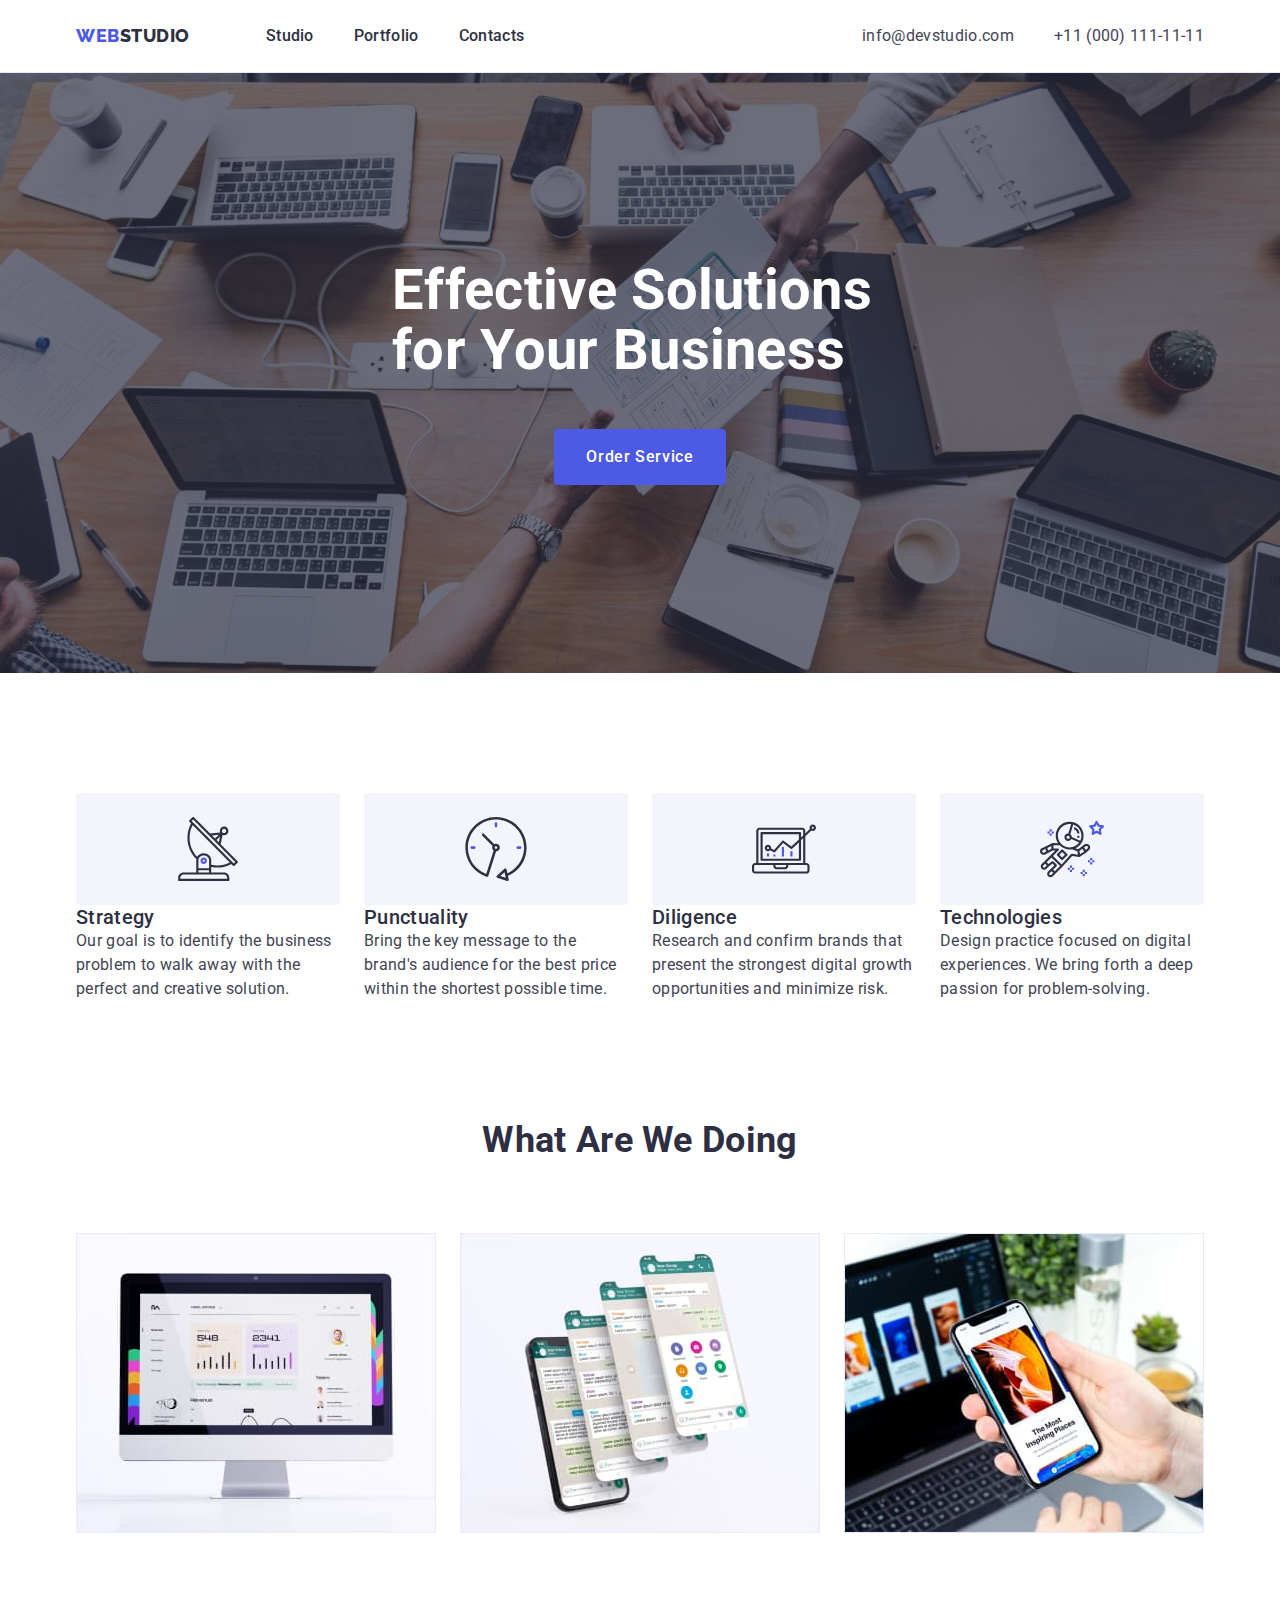
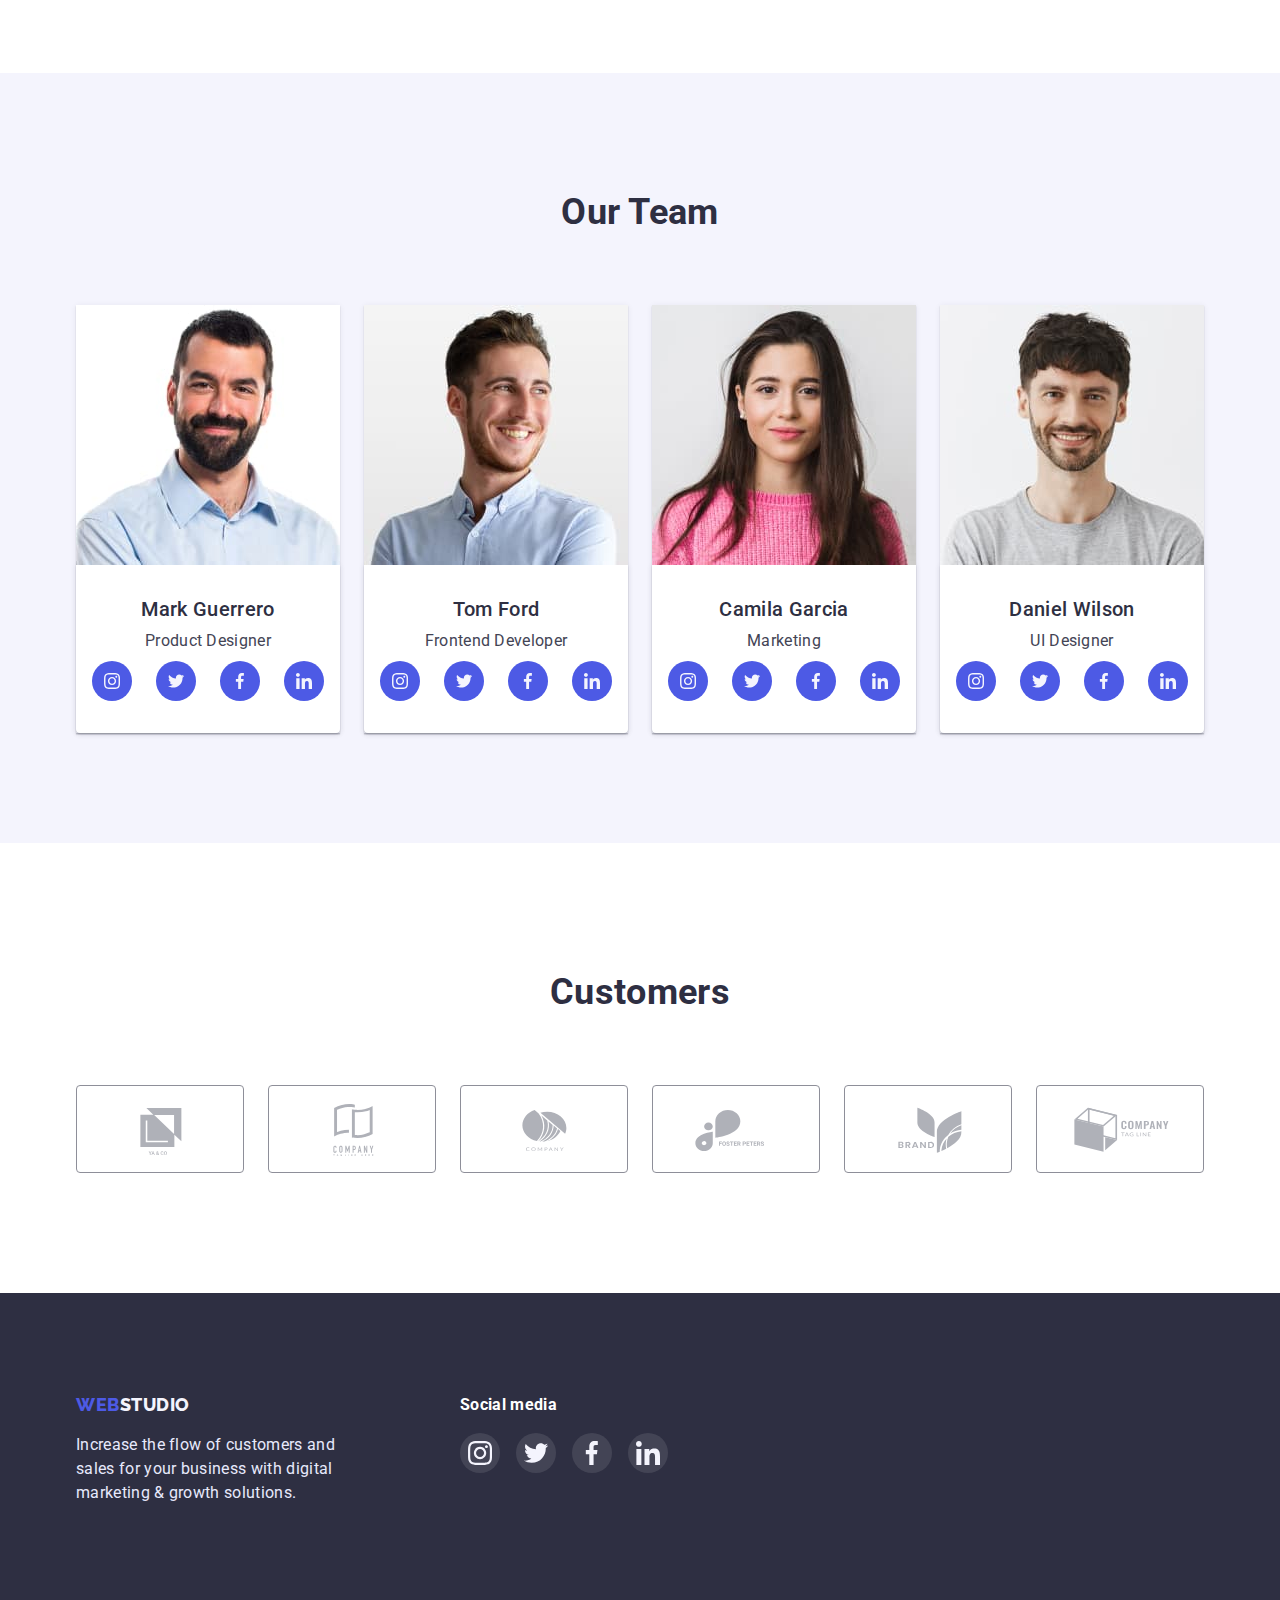
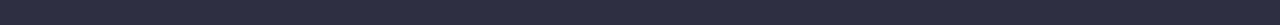
<file: index.html>
<!DOCTYPE html>
<html lang="en">
	<head>
		<meta charset="UTF-8" />
		<meta http-equiv="X-UA-Compatible" content="IE=edge" />
		<meta name="viewport" content="width=device-width, initial-scale=1.0" />
		<link rel="stylesheet" href="https://cdn.jsdelivr.net/npm/modern-normalize@1.1.0/modern-normalize.min.css" />
		<link rel="stylesheet" href="./css/style.css" />
		<link
			href="https://fonts.googleapis.com/css2?family=Open+Sans:wght@400;600;700&family=Raleway:wght@700;800&family=Roboto:wght@400;500;700;900&family=Sassy+Frass&display=swap"
			rel="stylesheet"
		/>
		<title>WebStudio</title>
	</head>
	<body>
		<!-- HEADER -->
		<header class="header line">
			<div class="container navigation">
				<nav class="main-nav">
					<div class="change-color">
						<a href="./index.html" class="color-logo-web">WEB<span class="color-logo-studio">STUDIO</span></a></div
					>
					<ul class="site-nav list">
						<li class="item"><a href="./index.html" class="link">Studio</a></li>
						<li class="item"><a href="./portfolio.html" class="link">Portfolio</a></li>
						<li class="item"><a href="" class="link">Contacts</a></li>
					</ul>
				</nav>
				<address>
					<ul class="auth-nav list">
						<li class="item">
							<a href="mailto:info@devstudio.com" class="link">info@devstudio.com</a>
						</li>
						<li class="item">
							<a href="tel:+110001111111" class="link">+11 (000) 111-11-11</a>
						</li>
					</ul>
				</address>
			</div>
		</header>

		<main>
			<!-- HERO + Button-->
			<section class="section hero-section overlay">
				<div class="hero container">
					<h1 class="hero-title">Effective Solutions for Your Business</h1>
					<div class="order-service"><button type="button" class="btn-order">Order Service</button></div></div
				>
			</section>

			<!-- SECTION 1 ADVANTEGES -->

			<section class="section setion-advanteges">
				<h2 class="visually-hidden title">Section 1</h2>
				<div class="container advanteges">
					<ul class="list advanteges">
						<li class="item list-item icon-sutdish">
							<div class="icon-advanteges">
								<svg width="64" height="64">
									<use href="./images/symbol-defs.svg#icon-sut-dish"></use>
								</svg>
							</div>
							<h3 class="subtitle">Strategy</h3>
							<p class="text">
								Our goal is to identify the business problem to walk away with the perfect and creative solution.
							</p>
						</li>
						<li class="item list-item icon-clock">
							<div class="icon-advanteges">
								<svg width="64" height="64">
									<use href="./images/symbol-defs.svg#icon-clock"></use>
								</svg>
							</div>
							<h3 class="subtitle">Punctuality</h3>
							<p class="text">
								Bring the key message to the brand's audience for the best price within the shortest possible time.
							</p>
						</li>
						<li class="item list-item icon-laptop">
							<div class="icon-advanteges">
								<svg width="64" height="64">
									<use href="./images/symbol-defs.svg#icon-laptop"></use>
								</svg>
							</div>
							<h3 class="subtitle">Diligence</h3>
							<p class="text">
								Research and confirm brands that present the strongest digital growth opportunities and minimize risk.
							</p>
						</li>
						<li class="item list-item icon-astronaut">
							<div class="icon-advanteges">
								<svg width="64" height="64">
									<use href="./images/symbol-defs.svg#icon-astronaut"></use>
								</svg>
							</div>
							<h3 class="subtitle">Technologies</h3>
							<p class="text">
								Design practice focused on digital experiences. We bring forth a deep passion for problem-solving.
							</p>
						</li>
					</ul></div
				>
			</section>

			<!-- SECTION 2 What are we doing -->

			<section class="section section-what-we-do">
				<div class="container what-are-we-doing">
					<h2 class="section-do title">What are we doing</h2>

					<ul class="list images-wawd">
						<li class="item">
							<img src="./images/index/screen.jpg" alt="Deep analysis of company" width="360" />
						</li>
						<li class="item">
							<img src="./images/index/phone.jpg" alt="Preparation of decisions " width="360" />
						</li>
						<li class="item">
							<img src="./images/index/NB.jpg" alt="24/7 costomer support" width="360" />
						</li>
					</ul>
				</div>
			</section>

			<!-- SECTION 3 OUR TEAM -->

			<section class="section section-our-team">
				<div class="container employees">
					<h2 class="our-team-title title">Our Team</h2>
					<ul class="list our-team">
						<li class="item employees-card">
							<img src="./images/index/Mark.jpg" alt="Mark Guerrero" width="264" />
							<div class="name-after-photo">
								<h3 class="subtitle name-employees">Mark Guerrero</h3>
								<p class="text job-title">Product Designer</p>
								<ul class="social-list-employees">
									<li class="social-list-employees-item list"
										><a href="" class="social-link-imployees link">
											<svg class="icon-social" width="16" height="16">
												<use href="./images/symbol-defs.svg#icon-instagram"></use>
											</svg> </a
									></li>
									<li class="social-list-employees-item list"
										><a href="" class="social-link-imployees link"
											><svg class="icon-social" width="16" height="16">
												<use href="./images/symbol-defs.svg#icon-twitter"></use></svg></a
									></li>
									<li class="social-list-employees-item list"
										><a href="" class="social-link-imployees link"
											><svg class="icon-social" width="16" height="16">
												<use href="./images/symbol-defs.svg#icon-facebook"></use></svg></a
									></li>
									<li class="social-list-employees-item list"
										><a href="" class="social-link-imployees link"
											><svg class="icon-social" width="16" height="16">
												<use href="./images/symbol-defs.svg#icon-linkedin"></use></svg></a
									></li>
								</ul>
							</div>
						</li>
						<li class="item employees-card">
							<img src="./images/index/Tom.jpg" alt="Tom Ford" width="264" />
							<div class="name-after-photo">
								<h3 class="subtitle name-employees">Tom Ford</h3>
								<p class="text job-title">Frontend Developer</p
								><ul class="social-list-employees">
									<li class="social-list-employees-item list"
										><a href="" class="social-link-imployees link">
											<svg class="icon-social" width="16" height="16">
												<use href="./images/symbol-defs.svg#icon-instagram"></use>
											</svg> </a
									></li>
									<li class="social-list-employees-item list"
										><a href="" class="social-link-imployees link"
											><svg class="icon-social" width="16" height="16">
												<use href="./images/symbol-defs.svg#icon-twitter"></use></svg></a
									></li>
									<li class="social-list-employees-item list"
										><a href="" class="social-link-imployees link"
											><svg class="icon-social" width="16" height="16">
												<use href="./images/symbol-defs.svg#icon-facebook"></use></svg></a
									></li>
									<li class="social-list-employees-item list"
										><a href="" class="social-link-imployees link"
											><svg class="icon-social" width="16" height="16">
												<use href="./images/symbol-defs.svg#icon-linkedin"></use></svg></a
									></li> </ul
							></div>
						</li>
						<li class="item employees-card">
							<img src="./images/index/Camila.jpg" alt="Camila Garcia" width="264" />
							<div class="name-after-photo">
								<h3 class="subtitle name-employees">Camila Garcia</h3>
								<p class="text job-title">Marketing</p
								><ul class="social-list-employees">
									<li class="social-list-employees-item list"
										><a href="" class="social-link-imployees link">
											<svg class="icon-social" width="16" height="16">
												<use href="./images/symbol-defs.svg#icon-instagram"></use>
											</svg> </a
									></li>
									<li class="social-list-employees-item list"
										><a href="" class="social-link-imployees link"
											><svg class="icon-social" width="16" height="16">
												<use href="./images/symbol-defs.svg#icon-twitter"></use></svg></a
									></li>
									<li class="social-list-employees-item list"
										><a href="" class="social-link-imployees link"
											><svg class="icon-social" width="16" height="16">
												<use href="./images/symbol-defs.svg#icon-facebook"></use></svg></a
									></li>
									<li class="social-list-employees-item list"
										><a href="" class="social-link-imployees link"
											><svg class="icon-social" width="16" height="16">
												<use href="./images/symbol-defs.svg#icon-linkedin"></use></svg></a
									></li> </ul
							></div>
						</li>
						<li class="item employees-card">
							<img src="./images/index/Deniel.jpg" alt="Daniel Wilson" width="264" />
							<div class="name-after-photo">
								<h3 class="subtitle name-employees">Daniel Wilson</h3>
								<p class="text job-title">UI Designer</p
								><ul class="social-list-employees">
									<li class="social-list-employees-item list"
										><a href="" class="social-link-imployees link">
											<svg class="icon-social" width="16" height="16">
												<use href="./images/symbol-defs.svg#icon-instagram"></use>
											</svg> </a
									></li>
									<li class="social-list-employees-item list"
										><a href="" class="social-link-imployees link"
											><svg class="icon-social" width="16" height="16">
												<use href="./images/symbol-defs.svg#icon-twitter"></use></svg></a
									></li>
									<li class="social-list-employees-item list"
										><a href="" class="social-link-imployees link"
											><svg class="icon-social" width="16" height="16">
												<use href="./images/symbol-defs.svg#icon-facebook"></use></svg></a
									></li>
									<li class="social-list-employees-item list"
										><a href="" class="social-link-imployees link"
											><svg class="icon-social" width="16" height="16">
												<use href="./images/symbol-defs.svg#icon-linkedin"></use></svg></a
									></li>
								</ul>
							</div>
						</li> </ul
				></div>
			</section>

			<!-- SECTION 4 CUSTOMERS -->

			<section class="section section-customers">
				<div class="container customers">
					<h2 class="title-customers title">Customers</h2>
					<ul class="customers-list">
						<li class="list customers-item">
							<a href="" class="customers-link link">
								<svg class="icon-customers" width="104" height="56">
									<use href="./images/symbol-defs.svg#icon-company-1"></use>
								</svg>
							</a>
						</li>
						<li class="list customers-item">
							<a href="" class="customers-link link">
								<svg class="icon-customers" width="104" height="56">
									<use href="./images/symbol-defs.svg#icon-company-2"></use>
								</svg>
							</a>
						</li>
						<li class="list customers-item">
							<a href="" class="customers-link link">
								<svg class="icon-customers" width="104" height="56">
									<use href="./images/symbol-defs.svg#icon-company-3"></use>
								</svg>
							</a>
						</li>
						<li class="list customers-item">
							<a href="" class="customers-link link">
								<svg class="icon-customers" width="104" height="56">
									<use href="./images/symbol-defs.svg#icon-company-4"></use>
								</svg>
							</a>
						</li>
						<li class="list customers-item">
							<a href="" class="customers-link link">
								<svg class="icon-customers" width="104" height="56">
									<use href="./images/symbol-defs.svg#icon-company-5"></use>
								</svg>
							</a>
						</li>
						<li class="list customers-item">
							<a href="" class="customers-link link">
								<svg class="icon-customers" width="104" height="56">
									<use href="./images/symbol-defs.svg#icon-company-6"></use>
								</svg>
							</a>
						</li>
					</ul>
				</div>
			</section>
		</main>
		<!-- FOOTER -->

		<footer class="section-footer">
			<div class="container container-footer">
				<div>
					<a href="./index.html" class="color-logo-web">WEB<span class="color-logo-studio-footer">STUDIO</span></a>
					<p class="text-footer">
						Increase the flow of customers and sales for your business with digital marketing & growth solutions.
					</p>
				</div>
				<div class="social-media-title">
					<h3 class="h3-footer">Social media</h3>
					<ul class="social-list-footer">
						<li class="footer-list-item list">
							<a href="" class="link-footer item">
								<svg class="icon-footer" width="24" height="24">
									<use href="./images/symbol-defs.svg#icon-instagram"></use>
								</svg>
							</a>
						</li>
						<li class="footer-list-item list">
							<a href="" class="link-footer item">
								<svg class="icon-footer" width="24" height="24">
									<use href="./images/symbol-defs.svg#icon-twitter"></use>
								</svg>
							</a>
						</li>
						<li class="footer-list-item list">
							<a href="" class="link-footer item">
								<svg class="icon-footer" width="24" height="24">
									<use href="./images/symbol-defs.svg#icon-facebook"></use>
								</svg>
							</a>
						</li>
						<li class="footer-list-item list">
							<a href="" class="link-footer item">
								<svg class="icon-footer" width="24" height="24">
									<use href="./images/symbol-defs.svg#icon-linkedin"></use>
								</svg>
							</a>
						</li>
					</ul> </div
			></div>
		</footer>
	</body>
</html>
</file>
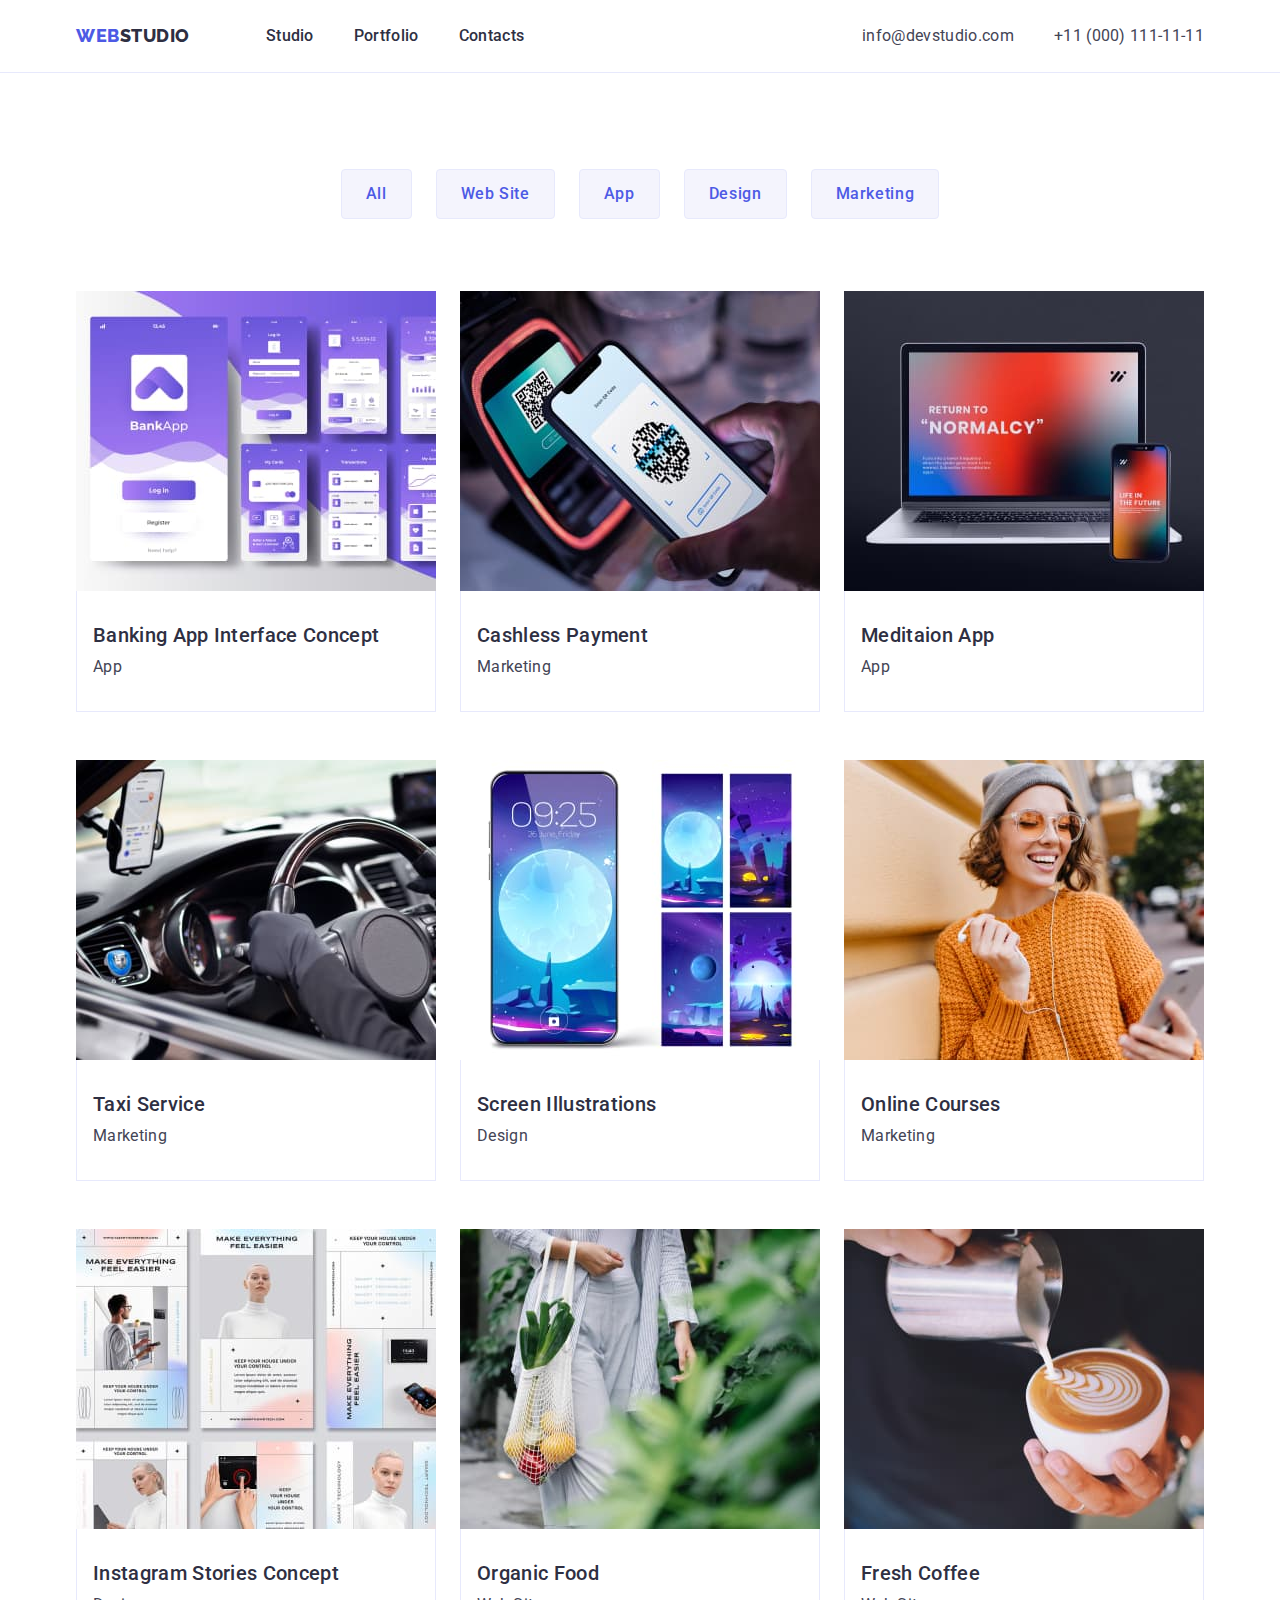
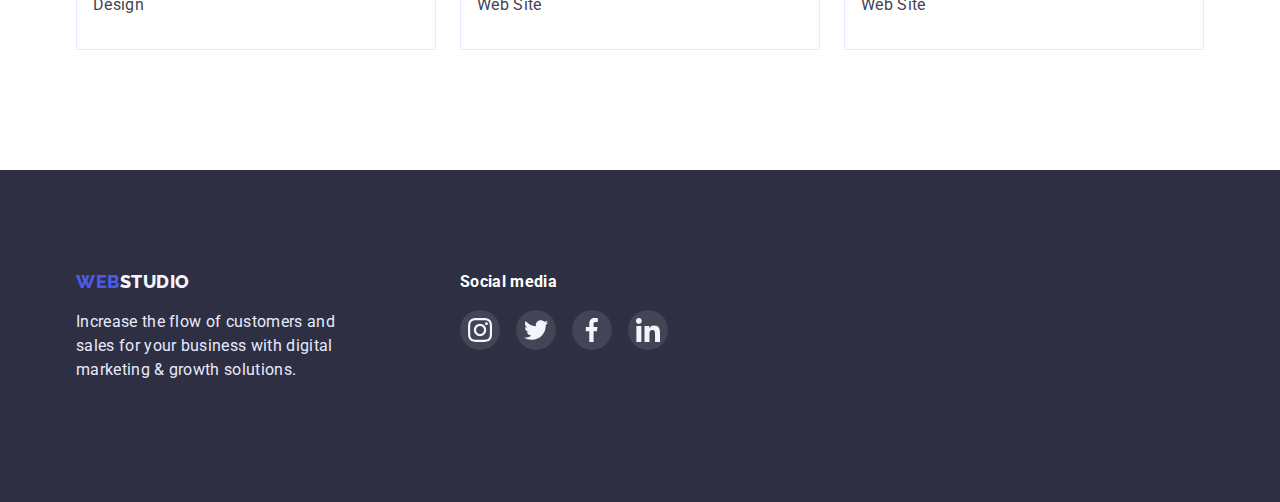
<file: portfolio.html>
<!DOCTYPE html>
<html lang="en">
	<head>
		<meta charset="UTF-8" />
		<meta http-equiv="X-UA-Compatible" content="IE=edge" />
		<meta name="viewport" content="width=device-width, initial-scale=1.0" />
		<link rel="stylesheet" href="https://cdn.jsdelivr.net/npm/modern-normalize@1.1.0/modern-normalize.min.css" />
		<link rel="stylesheet" href="./css/style.css" />
		<link
			href="https://fonts.googleapis.com/css2?family=Open+Sans:wght@400;600;700&family=Raleway:wght@700;800&family=Roboto:wght@400;500;700;900&family=Sassy+Frass&display=swap"
			rel="stylesheet"
		/>
		<title>WebStudio</title>
	</head>
	<body>
		<!-- HEADER -->
		<header class="header line">
			<div class="container navigation">
				<nav class="main-nav">
					<div class="change-color">
						<a href="./index.html" class="color-logo-web">WEB<span class="color-logo-studio">STUDIO</span></a></div
					>
					<ul class="site-nav list">
						<li class="item"><a href="./index.html" class="link">Studio</a></li>
						<li class="item"><a href="./portfolio.html" class="link">Portfolio</a></li>
						<li class="item"><a href="" class="link">Contacts</a></li>
					</ul>
				</nav>
				<address>
					<ul class="auth-nav list">
						<li class="item">
							<a href="mailto:info@devstudio.com" class="link">info@devstudio.com</a>
						</li>
						<li class="item">
							<a href="tel:+110001111111" class="link">+11 (000) 111-11-11</a>
						</li>
					</ul>
				</address>
			</div>
		</header>

		<main>
			<!-- Section 1 links+photo-->
			<section class="section portfolio">
				<div class="container second-menu">
					<h1 class="visually-hidden title">Hero</h1>
					<h2 class="visually-hidden title">Second Menu</h2>

					<ul class="second-menu-nav list">
						<li class="item-second-menu"><button type="button" class="btn-second">All</button></li>
						<li class="item-second-menu"><button type="button" class="btn-second">Web Site</button></li>
						<li class="item-second-menu"><button type="button" class="btn-second">App</button></li>
						<li class="item-second-menu"><button type="button" class="btn-second">Design</button></li>
						<li class="item-second-menu"><button type="button" class="btn-second">Marketing</button></li>
					</ul>
					<ul class="list list-product">
						<li class="item-list-product"
							><a href="" class="link card-photo"
								><img src="./images/portfolio/section1/img1.jpg" alt="list of apps" width="360" height="300" />
								<div class="cont-after-photo">
									<h3 class="subtitle card-subtitle">Banking App Interface Concept</h3>
									<p class="text card-text">App</p></div
								></a
							>
						</li>
						<li class="item-list-product"
							><a href="" class="link card-photo">
								<img src="./images/portfolio/section1/img2.jpg" alt="smartphone in hand" width="360" height="300" />
								<div class="cont-after-photo">
									<h3 class="subtitle card-subtitle">Cashless Payment</h3>
									<p class="text card-text">Marketing</p></div
								></a
							>
						</li>
						<li class="item-list-product"
							><a href="" class="link card-photo">
								<img src="./images/portfolio/section1/img3.jpg" alt="laptop and smartphone" width="360" height="300" />
								<div class="cont-after-photo">
									<h3 class="subtitle card-subtitle">Meditaion App</h3>
									<p class="text card-text">App</p></div
								></a
							>
						</li>

						<li class="item-list-product"
							><a href="" class="link card-photo">
								<img src="./images/portfolio/section2/img1.jpg" alt="drive a car" width="360" height="300" />
								<div class="cont-after-photo">
									<h3 class="subtitle card-subtitle">Taxi Service</h3>
									<p class="text card-text">Marketing</p></div
								></a
							>
						</li>
						<li class="item-list-product"
							><a href="" class="link card-photo">
								<img src="./images/portfolio/section2/img2.jpg" alt="smartphone" width="360" height="300" />
								<div class="cont-after-photo">
									<h3 class="subtitle card-subtitle">Screen Illustrations</h3>
									<p class="text card-text">Design</p></div
								></a
							>
						</li>
						<li class="item-list-product"
							><a href="" class="link card-photo">
								<img src="./images/portfolio/section2/img3.jpg" alt="smiler girl" width="360" height="300" />
								<div class="cont-after-photo">
									<h3 class="subtitle card-subtitle">Online Courses</h3>
									<p class="text card-text">Marketing</p></div
								></a
							>
						</li>

						<li class="item-list-product"
							><a href="" class="link card-photo">
								<img src="./images/portfolio/section3/img1.jpg" alt="list of opportunities" width="360" height="300" />
								<div class="cont-after-photo">
									<h3 class="subtitle card-subtitle">Instagram Stories Concept</h3>
									<p class="text card-text">Design</p></div
								></a
							>
						</li>
						<li class="item-list-product"
							><a href="" class="link card-photo">
								<img src="./images/portfolio/section3/img2.jpg" alt="beg with ftuits" width="360" height="300" />
								<div class="cont-after-photo">
									<h3 class="subtitle card-subtitle">Organic Food</h3>
									<p class="text card-text">Web Site</p></div
								></a
							>
						</li>
						<li class="item-list-product">
							<a href="" class="link card-photo">
								<img src="./images/portfolio/section3/img3.jpg" alt="nice coffee" width="360" height="300" /><div
									class="cont-after-photo"
								>
									<h3 class="subtitle card-subtitle">Fresh Coffee</h3>
									<p class="text card-text">Web Site</p></div
								></a
							>
						</li>
					</ul>
				</div>
			</section>
		</main>
		<!-- FOOTER -->

		<footer class="section-footer">
			<div class="container container-footer">
				<div>
					<a href="./index.html" class="color-logo-web">WEB<span class="color-logo-studio-footer">STUDIO</span></a>
					<p class="text-footer">
						Increase the flow of customers and sales for your business with digital marketing & growth solutions.
					</p>
				</div>
				<div class="social-media-title">
					<h3 class="h3-footer">Social media</h3>
					<ul class="social-list-footer">
						<li class="footer-list-item list">
							<a href="" class="link-footer item">
								<svg class="icon-footer" width="24" height="24">
									<use href="./images/symbol-defs.svg#icon-instagram"></use>
								</svg>
							</a>
						</li>
						<li class="footer-list-item list">
							<a href="" class="link-footer item">
								<svg class="icon-footer" width="24" height="24">
									<use href="./images/symbol-defs.svg#icon-twitter"></use>
								</svg>
							</a>
						</li>
						<li class="footer-list-item list">
							<a href="" class="link-footer item">
								<svg class="icon-footer" width="24" height="24">
									<use href="./images/symbol-defs.svg#icon-facebook"></use>
								</svg>
							</a>
						</li>
						<li class="footer-list-item list">
							<a href="" class="link-footer item">
								<svg class="icon-footer" width="24" height="24">
									<use href="./images/symbol-defs.svg#icon-linkedin"></use>
								</svg>
							</a>
						</li>
					</ul> </div
			></div>
		</footer>
	</body>
</html>
</file>
<file: css/style.css>
/* ОБЩИЕ СВОЙСТВА */
/* цвет фона сайта #E5E5E5;*/
/* основной цвет текста: #2E2F42; */
/* вторичный цвет шрифта: #434455; */
/* цвет ативации ссылок: #404BBF; */
/* цвет кнопок подменю текст #4D5AE5; */
/* цвет кнопок подменю фон  #F4F4FD; */
/* цвет кнопок подменю текст hover #FFFFFF; */
/* цвет кнопок подменю фон hover  #404BBF;*/
/* цвет фона под белій текст:#2E2F42; */
/* цвет фона HERO #2E2F42 */
/* Для сокрытия текста(заголовков) */

.visually-hidden {
    position: absolute;
    width: 1px;
    height: 1px;
    margin: -1px;
    border: 0;
    padding: 0;
    white-space: nowrap;
    clip-path: inset(100%);
    clip: rect(0 0 0 0);
    overflow: hidden;
}
:root {
    --background-color-pages:#FFFFFF; ; 
    --first-font-family: "Roboto",
        sans-serif;
    --second-font: "Releway", sans-serif;
    --first-color-text: #2E2F42;
    --second-color-text: #434455;
    --color-sm-text: #4D5AE5;
    --color-sm-background: #F4F4FD;
    --color-sm-text-hover: #FFFFFF;
    --color-sm-background-hover:#404BBF;
    --color-activation-nav: #404BBF;
    --background-color-footer: #2E2F42;
    --background-color-hero:#2E2F42 ;
    --color-logo-web: #4D5AE5;
    --color-logo-studio: #2E2F42;
}
/* COMMON SET */

body {

    background-color: var(--background-color-pages);
    color: var(--first-color-text);
    font-family: "Roboto", sans-serif;
        font-weight: 500;
    letter-spacing: 0.02em;
    margin: 0;
}

h1,h2,h3,h4,h5,h6,p {
    margin-top: 0;
    margin-bottom: 0;
}
ul,ol {
    margin-top: 0;
    margin-bottom: 0;
    padding-left: 0;
}
button {
    cursor: pointer;
}
img {
    display: block;
}
.list {
    list-style: none;   
         
}
 
.link {
    text-decoration: none;
    font-style: normal;
}

.container {   
   
    width: 1158px;
    padding-left: 15px;
    padding-right: 15px;
    /* border: 1px solid tomato; */
    margin-left: auto;
    margin-right: auto;
    
}


/* LOGO */
.change-color {
    display: block;
    margin-right: 76px;
    padding-top: 24px;
    padding-bottom: 24px;
}

.change-color:hover,
.change-color:focus {
    color: var(--color-activation-nav);
}

.color-logo-web {
    color: var(--color-logo-web);
    font-family: Raleway;
    font-weight: 800;
    font-size: 18px;
    line-height: 1.33;
    letter-spacing: 0.03em;
    text-decoration: none;
} 
.color-logo-web:hover,
.color-logo-web:focus {
    color: var(--color-activation-nav)
}

.color-logo-studio {
color: var(--color-logo-studio);
font-family: Raleway;
    font-weight: 800;
    font-size: 18px;
    line-height: 1.33;
    letter-spacing: 0.03em;
    text-decoration: none;
}
.color-logo-studio:hover,
.color-logo-studio:focus {
    color: var(--color-activation-nav);
}

.color-logo-studio-footer {
    color:#F4F4FD;
}
.color-logo-studio-footer:hover,
.color-logo-studio-footer:focus {
    color: var(--color-activation-nav);
}



/* ******** HEADER ******** */

.main-nav {
    display: flex;
}
.navigation {
    display: flex;
    justify-content: space-between;
    align-items: center;

}
.line {
    border-bottom: 1px solid #E7E9FC;
}
.site-nav {
    display: flex;
}
.site-nav .item:not(:last-child) {
    margin-right: 40px;
}
.auth-nav {
    display: flex;
}
.auth-nav .item:not(:last-child) {
    margin-right: 40px;
}


/******** Site-nav + link *******/

.main-nav .link {
        padding-top: 24px;
    padding-bottom: 24px;

}
.site-nav .link {
    display: block;
    padding-top: 24px;
    padding-bottom: 24px;

    color: var(--first-color-text);
      font-size: 16px;
    line-height: 1.5;
}

.site-nav .link:hover,
.site-nav .link:focus {
    color: var(--color-activation-nav);
}



.auth-nav .link {
    display: block;
    padding-top: 24px;
    padding-bottom: 24px;
    color: var(--second-color-text);
   
    
    font-weight: 400;
    font-size: 16px;
    line-height: 1.5;
}

.auth-nav .link:hover,
.auth-nav .link:focus {
    color: var(--color-activation-nav)
}




/****HERO  ****/

.hero-title {
    color: #FFFFFF;
    font-weight: 700;
    font-size: 56px;
    line-height: 1.07;
    
    margin-bottom: 48px;

    width: 496px;
    flex-wrap: wrap;
    margin-right: auto;
    margin-left: auto;      
}

 
.overlay {
    max-width: 1440px;
    height: 600px;
    margin-left: auto;
    margin-right: auto;
    background-image: linear-gradient(rgba(46, 47, 66, 0.7), rgba(46, 47, 66, 0.7)), url(../images/hero/hero.jpg);
    background-position: center;
    background-size: cover;
    background-repeat: no-repeat;
}

.hero-section {
    padding-top: 188px;
    padding-bottom: 188px;
    background-color: var(--background-color-footer)
   
}

/******* BUTTON ********/


.btn-order {
    background-color: #4D5AE5;
    color: #FFFFFF;
    font-family: "Roboto", sans-serif;
    font-style: normal;
    font-weight: 500;
    font-size: 16px;
    line-height: 1.5;

    display: block;
    min-width: 105px; 
    margin: 0 auto;
      
    border-radius: 4px;
    padding: 16px 32px;
    letter-spacing: 0.04em;
    cursor: pointer;
    border: none;
    
  }
              

.btn-order:hover,
.btn-order:focus {
    background-color: #404BBF;
    ;
}

/****SECTION 1 ADVANTEGES ****/

.setion-advanteges {
     padding-top:  120px;
  padding-bottom: 120px;
}
.container .advanteges {
    display: flex;
 
/* background-color: yellow; */
}

.container .advanteges .item:not(:last-child) {
    margin-right: 24px;
}

/* .list-item::before {
 content:"";
display: block;

height: 112px;
background-color: var(--color-sm-background);
border-radius: 4px;
background-size: 64px 64px;
background-repeat: no-repeat;
background-position: center;
} */

/* .icon-sutdish::before {      
    background-image: url(../images/icons/sutdish.svg);      
}
.icon-clock::before {
    background-image: url(../images/icons/clock.svg);
}
.icon-laptop::before {
    background-image: url(../images/icons/laptop.svg);
}
.icon-astronaut::before {
    background-image: url(../images/icons/astronaut.svg);
} */

.icon-advanteges {
    display: flex;
    width: 264px;
    height: 112px;
    justify-content: center;
    align-items: center;
    background-color: #F4F4FD;
    border-radius: 4px;
        }

   



/****SECTION 2 What are we doing ****/

.section-what-we-do {
    /* background-color: thistle ; */
}

.title {
color: var(--first-color-text);
font-size: 36px;
line-height: 1.11;
text-align: center;
text-transform: capitalize;
margin-bottom: 72px;
}
.images-wawd {
display: flex;
flex-wrap: wrap;
}
.images-wawd .item:not(:nth-child(3n)) {
    margin-right: 24px;
    margin-bottom: 20px;
}

.section-what-we-do {
    padding-bottom: 120px;
}

/****SECTION 3 OUR TEAM ****/

.employees-card{
box-shadow: 0px 1px 6px rgba(46, 47, 66, 0.08), 0px 1px 1px rgba(46, 47, 66, 0.16), 0px 2px 1px rgba(46, 47, 66, 0.08);
}
.section-our-team {
/* background-color: turquoise; */
padding-top: 120px;
padding-bottom: 110px;
background-color: #F4F4FD;
}

 .our-team-title {
text-align: center;
    

}
/* .employees {
    
} */

.text {
font-weight: 400;
font-size: 16px;
line-height: 1.5;
color:var(--second-color-text);
}

.our-team {
display: flex;
flex-wrap: wrap;
}

    /* .employees-card {
        flex-basis: calc((100%-72px) / 4);
    } */

.our-team .item:not(:nth-child(4)) {
margin-right: 24px;
}
.our-team .item:not(:nth-last-child(-n+4)) {
margin-bottom: 24px;
}
.name-after-photo {
padding: 32px 16px;
padding-bottom: 32px;
padding-top: 32px;
text-align: center;
background: #FFFFFF;
box-shadow: 0px 1px 6px rgba(46, 47, 66, 0.08), 0px 1px 1px rgba(46, 47, 66, 0.16), 0px 2px 1px rgba(46, 47, 66, 0.08);
border-radius: 0px 0px 4px 4px;
}

.name-employees {
margin-bottom: 8px;
}

.subtitle {       
font-size: 20px;
line-height: 24px;
font-weight: 500;
font-size: 20px;
line-height: 1.2;
color: var(--first-color-text);
}

.social-list-employees {
display: flex;   
margin-top: 8px;
gap: 24px;       
}

.social-list-employees-item {
display: flex;
width: 40px;
height: 40px;
           }
                  
 .social-link-imployees {
display: flex;
justify-content: center;
align-items: center;
width: 100%;
height: 100%;
background-color: var(--color-logo-web);
border-radius: 50%;
 }

 .social-link-imployees:hover,
 .social-link-imployees:focus {
background-color: #404BBF;
border-radius: 50%;
 }

.icon-social {
/* width:16px;
height: 16px; */
fill: #F4F4FD; 

}
/****SECTION 4 CUSTOMERS ****/

.section-customers {
padding-top: 130px; 
padding-bottom: 120px; 
}
.customers-list {
display: flex;
gap: 24px;
flex-wrap: wrap;           
}

.customers-item {
display: flex;
width: 168px;
height: 88px;
   
}

.customers-link {  
    display: flex;  
    width: 100%;
    height: 100%;
    justify-content: center;
    align-items: center;
     border: 1px solid #8E8F99;    
    border-radius: 4px;
}

.icon-customers {        
  fill: #AFB1B8;
}

.customers-link:hover ,
.customers-link:focus  {
border: 1px solid var(--color-activation-nav);
    border-radius: 4px;
}

.customers-link:hover .icon-customers,
.customers-link:focus .icon-customers {
    fill: var(--color-activation-nav)
}




/****** style of second menu *******/

.btn-second {
    background-color: var(--color-sm-background);
    color: var(--color-sm-text);
    font-family: 'Roboto';
    font-style: normal;
    font-weight: 500;
    font-size: 16px;
    line-height: 1.5;
 letter-spacing: 0.04em;

    display: block;
    cursor: pointer;    
    padding: 12px 24px;
               
        border: 1px solid #E7E9FC;
        border-radius: 4px;
}

.btn-second:hover,
.btn-second:focus {
    color: var(--color-sm-text-hover);
    background-color: var(--color-sm-background-hover);
    box-shadow: 0px 3px 1px rgba(0, 0, 0, 0.1), 0px 2px 1px rgba(0, 0, 0, 0.08), 0px 2px 2px rgba(0, 0, 0, 0.12);
    border-radius: 4px;
    border-color: transparent;
}
.portfolio {
    padding-top: 96px;
    padding-bottom: 120px; 
}
.second-menu {
    
}
.second-menu-nav {
    display: flex;
    justify-content: center;
    margin-bottom: 72px;
    gap: 24px;
    }

    .list-product {
        display: flex;
        flex-wrap: wrap;        
    }

    .item-list-product {
        flex-basis: calc((100% - 48px) / 3) ;
        
    }
.item-list-product:not(:nth-child(3n)) {
        margin-right: 24px;
}
.item-list-product:not(:nth-last-child(-n+3)) {
    margin-bottom: 48px;
}
.item-list-product:hover {
    box-shadow: 0px 1px 6px rgba(46, 47, 66, 0.08), 0px 1px 1px rgba(46, 47, 66, 0.16), 0px 2px 1px rgba(46, 47, 66, 0.08);
}

 .cont-after-photo {
    padding-top: 32px;
    padding-left: 16px;
    padding-bottom: 32px;
    border: 1px solid #E7E9FC;
    background-color: #fff;
    border-top: none;
 }
    .card-subtitle {
        margin-bottom: 8px;
    }

  /****FOOTER ****/

.text-footer {
        width: 264px;
    }

.section-footer {
    background-color: var(--background-color-footer);
    padding-top: 100px;
     padding-bottom: 120px;
}
.h3-footer {
font-size: 16px;
line-height: 1.5;
letter-spacing: 0.02em;        color: #FFFFFF;
}
.text-footer {
    font-weight: 400;
    font-size: 16px;
    line-height: 1.5;
    color: #E7E9FC;
    background-color: var(--background-color-whitetext);
    margin-top: 16px;;
}

.h3-footer {
    color: #FFFFFF;
    margin-bottom: 16px;
}

.container-footer {
    display: flex;
}

.social-media-title {
    margin-left: 120px;
}

.social-list-footer {
    display: flex;
    gap: 16px;     
}

.footer-list-item {
    display: flex;
    width: 40px;
    height: 40px;
    background-color: rgba(255, 255, 255, 0.1);
    border-radius: 50%;
    }
     
 .link-footer {
display: flex;
width: 100%;
height: 100%;
justify-content: center;
align-items: center;
    
}
.link-footer:hover,
.link-footer:focus {
background-color: #31D0AA;
border-radius: 50%;
}

.icon-footer {
fill: #F4F4FD;
}
</file>
